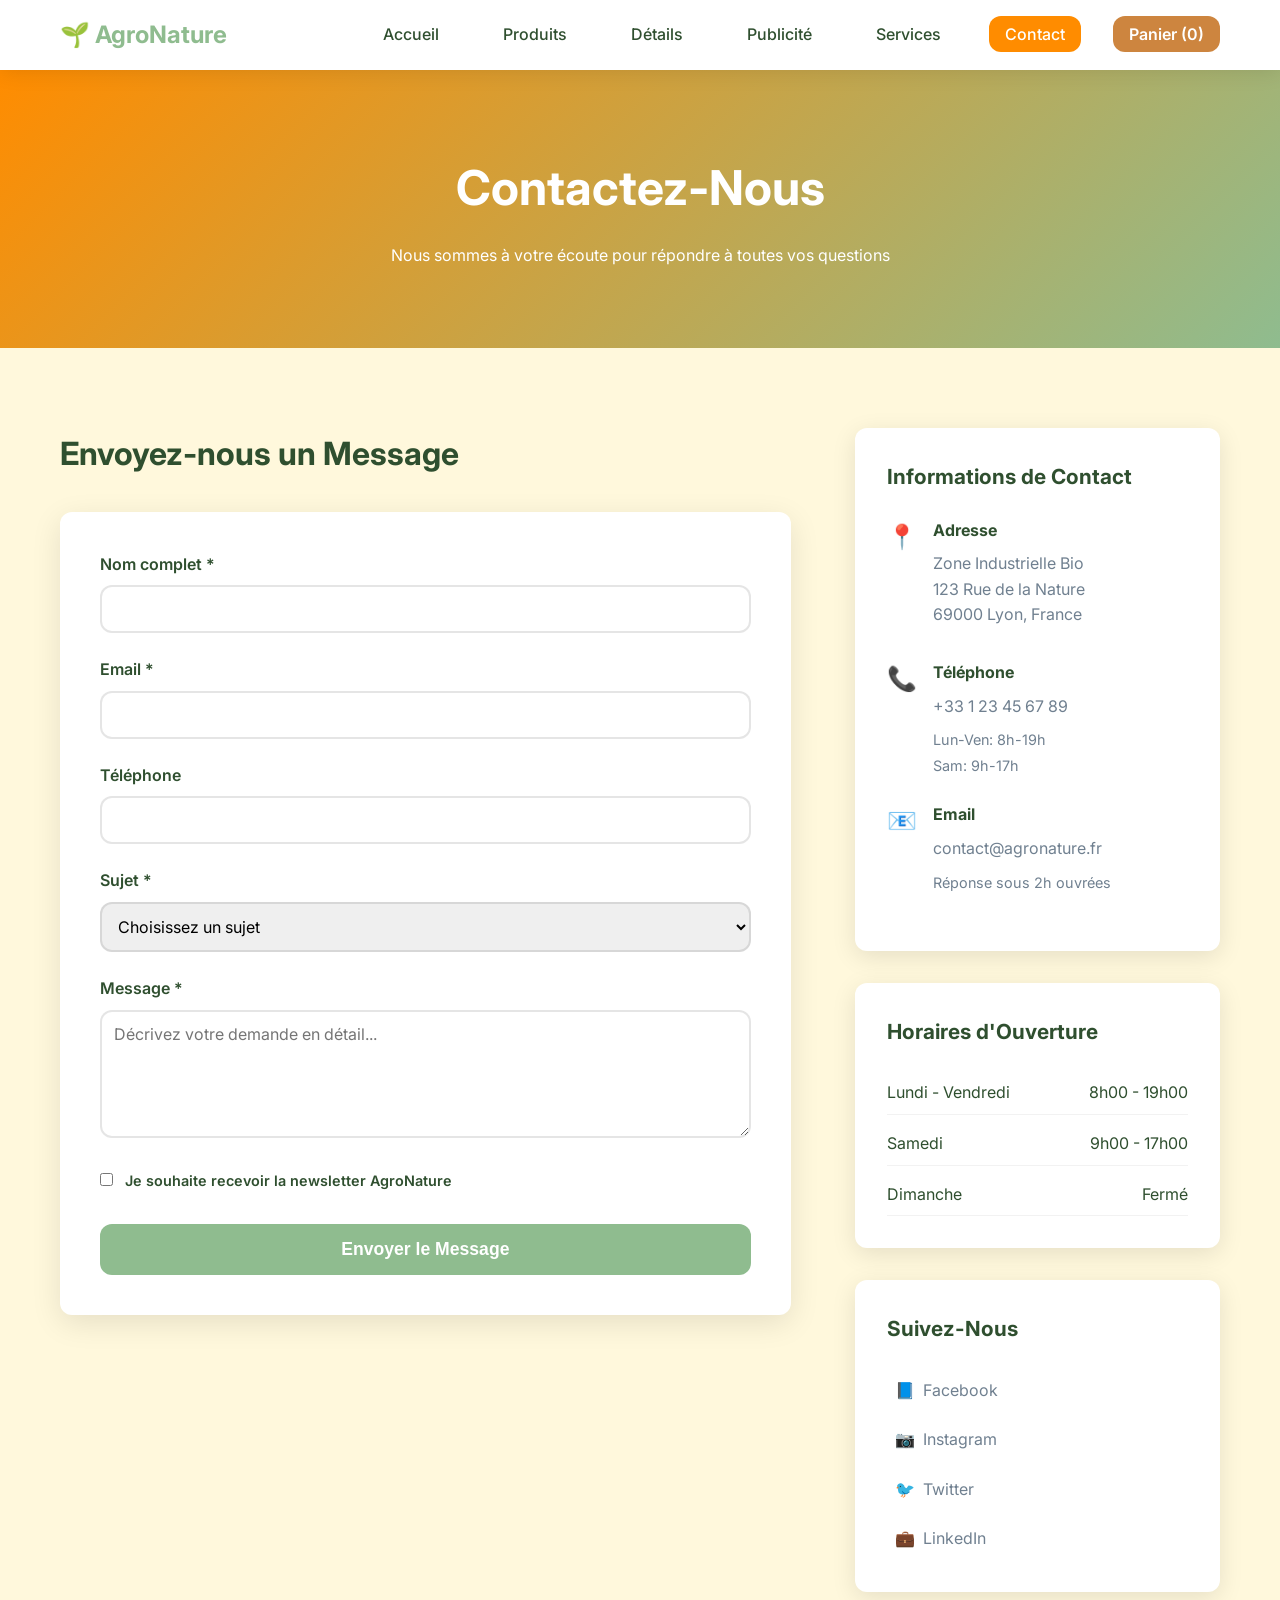
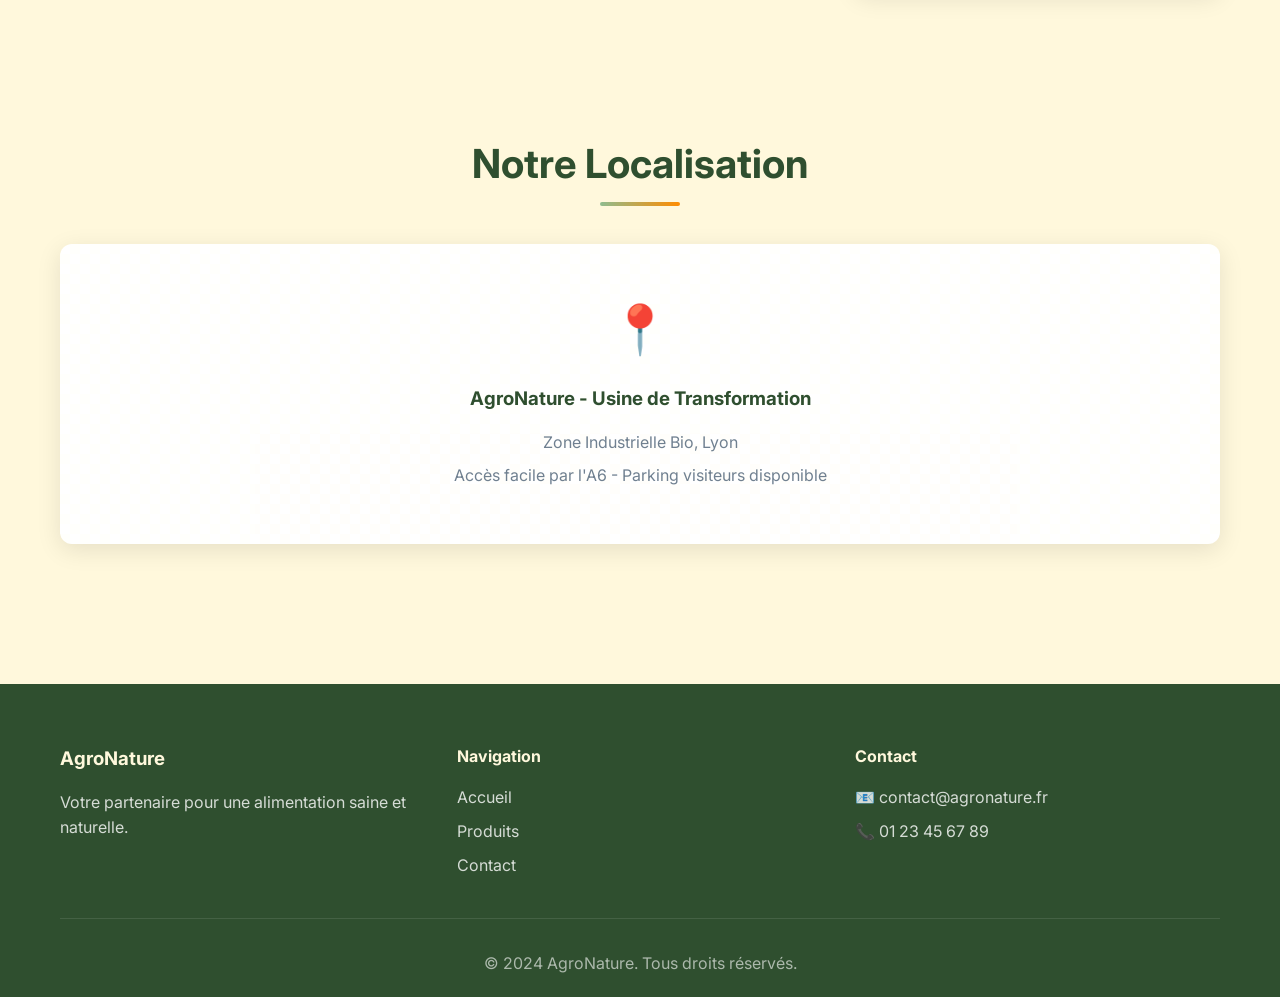
<file: contact.html>
<!DOCTYPE html>
<html lang="fr">
<head>
    <meta charset="UTF-8">
    <meta name="viewport" content="width=device-width, initial-scale=1.0">
    <title>Contact - AgroNature</title>
    <link rel="stylesheet" href="style.css">
    <link href="https://fonts.googleapis.com/css2?family=Inter:wght@300;400;500;600;700&display=swap" rel="stylesheet">
</head>
<body>
    <nav class="navbar">
        <div class="nav-container">
            <div class="nav-logo">
                <h2>🌱 AgroNature</h2>
            </div>
            <ul class="nav-menu">
                <li><a href="index.html" class="nav-link">Accueil</a></li>
                <li><a href="produits.html" class="nav-link">Produits</a></li>
                <li><a href="details.html" class="nav-link">Détails</a></li>
                <li><a href="publicite.html" class="nav-link">Publicité</a></li>
                <li><a href="services.html" class="nav-link">Services</a></li>
                <li><a href="contact.html" class="nav-link active">Contact</a></li>
                <li><a href="panier.html" class="nav-link cart-link">
                    Panier (<span id="cart-count">0</span>)
                </a></li>
            </ul>
            <div class="hamburger">
                <span></span>
                <span></span>
                <span></span>
            </div>
        </div>
    </nav>

    <main class="contact-main">
        <section class="contact-hero">
            <div class="container">
                <h1>Contactez-Nous</h1>
                <p>Nous sommes à votre écoute pour répondre à toutes vos questions</p>
            </div>
        </section>

        <section class="contact-content">
            <div class="container">
                <div class="contact-grid">
                    <div class="contact-form-section">
                        <h2>Envoyez-nous un Message</h2>
                        <form class="contact-form" id="contact-form">
                            <div class="form-group">
                                <label for="name">Nom complet *</label>
                                <input type="text" id="name" name="name" required>
                            </div>
                            <div class="form-group">
                                <label for="email">Email *</label>
                                <input type="email" id="email" name="email" required>
                            </div>
                            <div class="form-group">
                                <label for="phone">Téléphone</label>
                                <input type="tel" id="phone" name="phone">
                            </div>
                            <div class="form-group">
                                <label for="subject">Sujet *</label>
                                <select id="subject" name="subject" required>
                                    <option value="">Choisissez un sujet</option>
                                    <option value="commande">Question sur une commande</option>
                                    <option value="produit">Information produit</option>
                                    <option value="livraison">Problème de livraison</option>
                                    <option value="partenariat">Proposition de partenariat</option>
                                    <option value="autre">Autre</option>
                                </select>
                            </div>
                            <div class="form-group">
                                <label for="message">Message *</label>
                                <textarea id="message" name="message" rows="5" required placeholder="Décrivez votre demande en détail..."></textarea>
                            </div>
                            <div class="form-group checkbox-group">
                                <label class="checkbox-label">
                                    <input type="checkbox" id="newsletter" name="newsletter">
                                    <span class="checkmark"></span>
                                    Je souhaite recevoir la newsletter AgroNature
                                </label>
                            </div>
                            <button type="submit" class="submit-btn">
                                <span>Envoyer le Message</span>
                                <div class="loading-spinner" style="display: none;"></div>
                            </button>
                        </form>
                    </div>

                    <div class="contact-info-section">
                        <div class="contact-card">
                            <h3>Informations de Contact</h3>
                            <div class="contact-item">
                                <div class="contact-icon">📍</div>
                                <div class="contact-details">
                                    <h4>Adresse</h4>
                                    <p>Zone Industrielle Bio<br>
                                    123 Rue de la Nature<br>
                                    69000 Lyon, France</p>
                                </div>
                            </div>
                            <div class="contact-item">
                                <div class="contact-icon">📞</div>
                                <div class="contact-details">
                                    <h4>Téléphone</h4>
                                    <p>+33 1 23 45 67 89</p>
                                    <small>Lun-Ven: 8h-19h<br>Sam: 9h-17h</small>
                                </div>
                            </div>
                            <div class="contact-item">
                                <div class="contact-icon">📧</div>
                                <div class="contact-details">
                                    <h4>Email</h4>
                                    <p>contact@agronature.fr</p>
                                    <small>Réponse sous 2h ouvrées</small>
                                </div>
                            </div>
                        </div>

                        <div class="hours-card">
                            <h3>Horaires d'Ouverture</h3>
                            <div class="hours-list">
                                <div class="hours-item">
                                    <span>Lundi - Vendredi</span>
                                    <span>8h00 - 19h00</span>
                                </div>
                                <div class="hours-item">
                                    <span>Samedi</span>
                                    <span>9h00 - 17h00</span>
                                </div>
                                <div class="hours-item">
                                    <span>Dimanche</span>
                                    <span>Fermé</span>
                                </div>
                            </div>
                        </div>

                        <div class="social-card">
                            <h3>Suivez-Nous</h3>
                            <div class="social-links">
                                <a href="#" class="social-link">
                                    <span>📘</span> Facebook
                                </a>
                                <a href="#" class="social-link">
                                    <span>📷</span> Instagram
                                </a>
                                <a href="#" class="social-link">
                                    <span>🐦</span> Twitter
                                </a>
                                <a href="#" class="social-link">
                                    <span>💼</span> LinkedIn
                                </a>
                            </div>
                        </div>
                    </div>
                </div>
            </div>
        </section>

        <section class="map-section">
            <div class="container">
                <h2 class="section-title">Notre Localisation</h2>
                <div class="map-placeholder">
                    <div class="map-content">
                        <div class="map-marker">📍</div>
                        <h3>AgroNature - Usine de Transformation</h3>
                        <p>Zone Industrielle Bio, Lyon</p>
                        <p>Accès facile par l'A6 - Parking visiteurs disponible</p>
                    </div>
                </div>
            </div>
        </section>
    </main>

    <footer class="footer">
        <div class="container">
            <div class="footer-content">
                <div class="footer-section">
                    <h3>AgroNature</h3>
                    <p>Votre partenaire pour une alimentation saine et naturelle.</p>
                </div>
                <div class="footer-section">
                    <h4>Navigation</h4>
                    <ul>
                        <li><a href="index.html">Accueil</a></li>
                        <li><a href="produits.html">Produits</a></li>
                        <li><a href="contact.html">Contact</a></li>
                    </ul>
                </div>
                <div class="footer-section">
                    <h4>Contact</h4>
                    <p>📧 contact@agronature.fr</p>
                    <p>📞 01 23 45 67 89</p>
                </div>
            </div>
            <div class="footer-bottom">
                <p>&copy; 2024 AgroNature. Tous droits réservés.</p>
            </div>
        </div>
    </footer>

    <script src="script.js"></script>
</body>
</html>
</file>
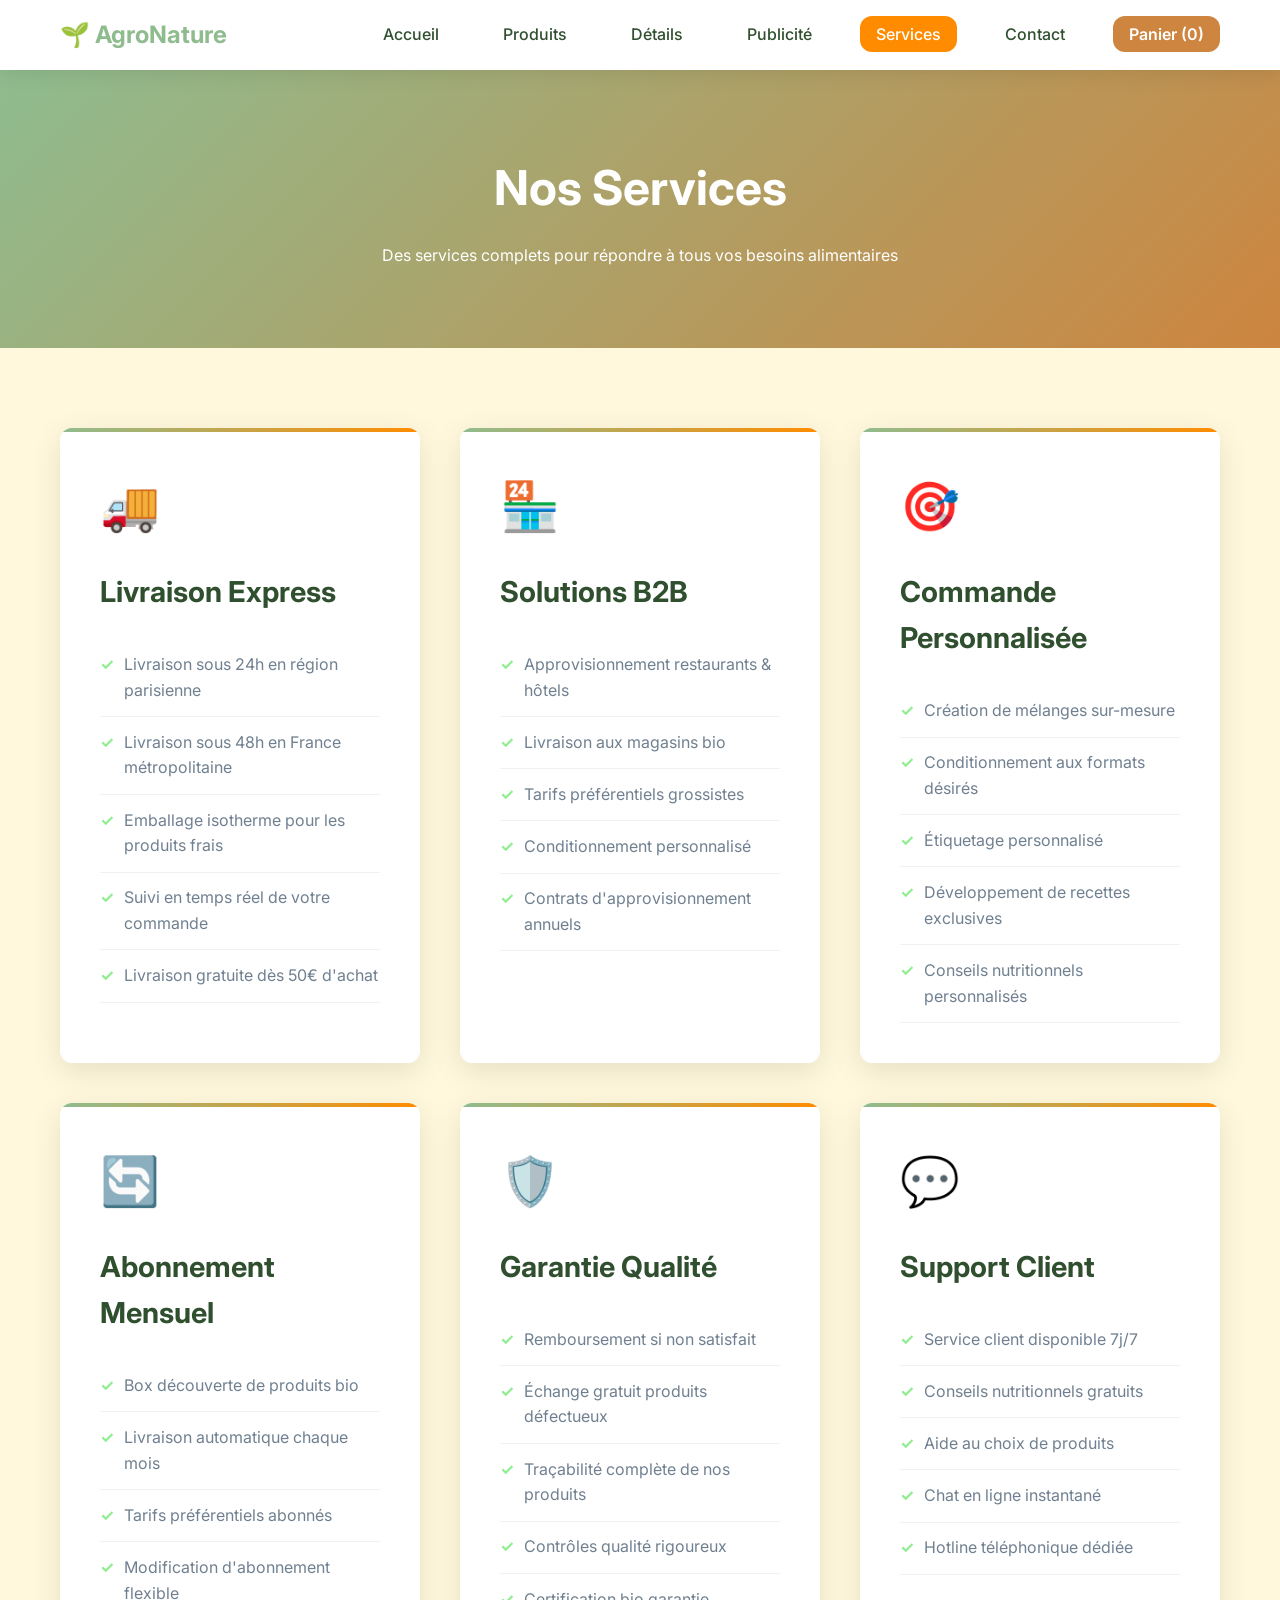
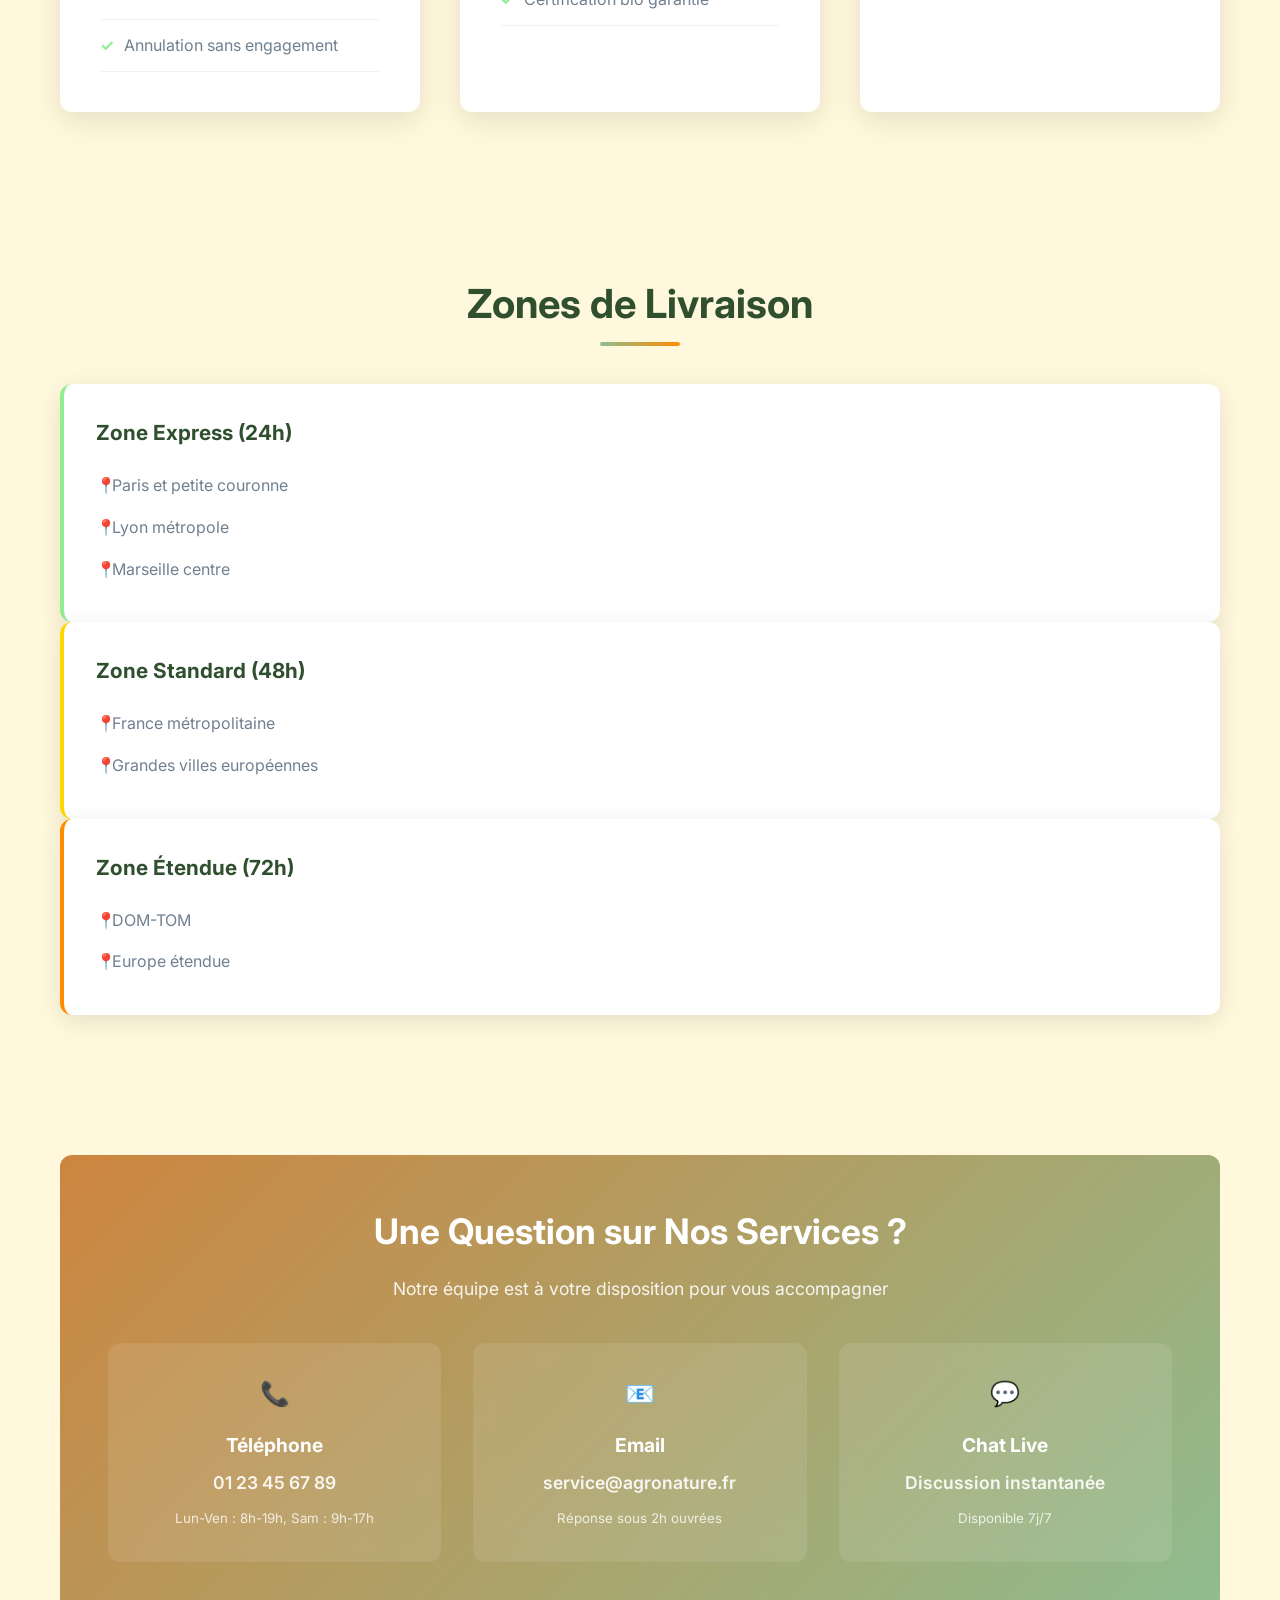
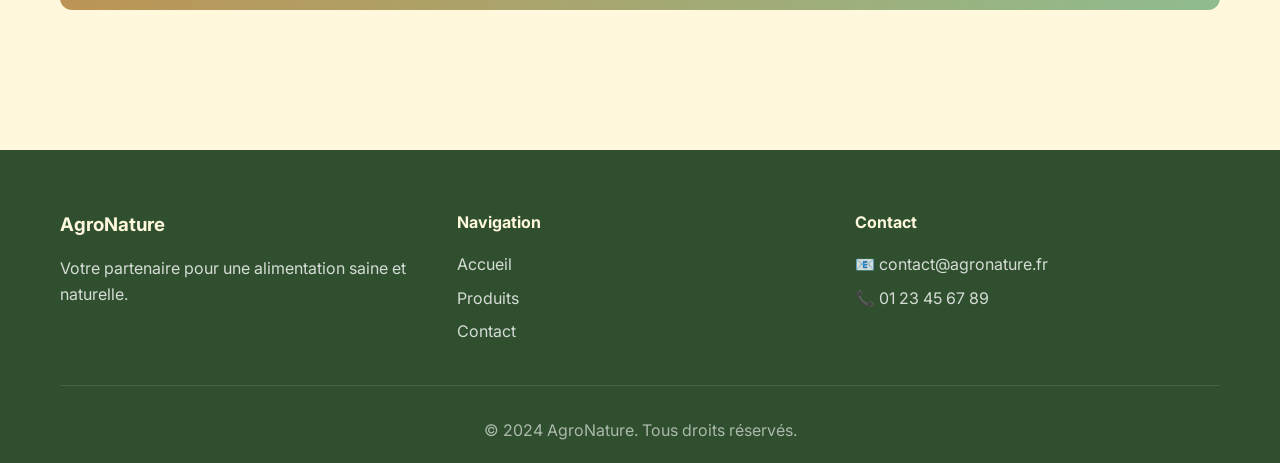
<file: services.html>
<!DOCTYPE html>
<html lang="fr">
<head>
    <meta charset="UTF-8">
    <meta name="viewport" content="width=device-width, initial-scale=1.0">
    <title>Services - AgroNature</title>
    <link rel="stylesheet" href="style.css">
    <link href="https://fonts.googleapis.com/css2?family=Inter:wght@300;400;500;600;700&display=swap" rel="stylesheet">
</head>
<body>
    <nav class="navbar">
        <div class="nav-container">
            <div class="nav-logo">
                <h2>🌱 AgroNature</h2>
            </div>
            <ul class="nav-menu">
                <li><a href="index.html" class="nav-link">Accueil</a></li>
                <li><a href="produits.html" class="nav-link">Produits</a></li>
                <li><a href="details.html" class="nav-link">Détails</a></li>
                <li><a href="publicite.html" class="nav-link">Publicité</a></li>
                <li><a href="services.html" class="nav-link active">Services</a></li>
                <li><a href="contact.html" class="nav-link">Contact</a></li>
                <li><a href="panier.html" class="nav-link cart-link">
                    Panier (<span id="cart-count">0</span>)
                </a></li>
            </ul>
            <div class="hamburger">
                <span></span>
                <span></span>
                <span></span>
            </div>
        </div>
    </nav>

    <main class="services-main">
        <section class="services-hero">
            <div class="container">
                <h1>Nos Services</h1>
                <p>Des services complets pour répondre à tous vos besoins alimentaires</p>
            </div>
        </section>

        <section class="services-grid-section">
            <div class="container">
                <div class="services-grid">
                    <div class="service-card">
                        <div class="service-icon">🚚</div>
                        <h3>Livraison Express</h3>
                        <ul class="service-features">
                            <li>Livraison sous 24h en région parisienne</li>
                            <li>Livraison sous 48h en France métropolitaine</li>
                            <li>Emballage isotherme pour les produits frais</li>
                            <li>Suivi en temps réel de votre commande</li>
                            <li>Livraison gratuite dès 50€ d'achat</li>
                        </ul>
                    </div>

                    <div class="service-card">
                        <div class="service-icon">🏪</div>
                        <h3>Solutions B2B</h3>
                        <ul class="service-features">
                            <li>Approvisionnement restaurants & hôtels</li>
                            <li>Livraison aux magasins bio</li>
                            <li>Tarifs préférentiels grossistes</li>
                            <li>Conditionnement personnalisé</li>
                            <li>Contrats d'approvisionnement annuels</li>
                        </ul>
                    </div>

                    <div class="service-card">
                        <div class="service-icon">🎯</div>
                        <h3>Commande Personnalisée</h3>
                        <ul class="service-features">
                            <li>Création de mélanges sur-mesure</li>
                            <li>Conditionnement aux formats désirés</li>
                            <li>Étiquetage personnalisé</li>
                            <li>Développement de recettes exclusives</li>
                            <li>Conseils nutritionnels personnalisés</li>
                        </ul>
                    </div>

                    <div class="service-card">
                        <div class="service-icon">🔄</div>
                        <h3>Abonnement Mensuel</h3>
                        <ul class="service-features">
                            <li>Box découverte de produits bio</li>
                            <li>Livraison automatique chaque mois</li>
                            <li>Tarifs préférentiels abonnés</li>
                            <li>Modification d'abonnement flexible</li>
                            <li>Annulation sans engagement</li>
                        </ul>
                    </div>

                    <div class="service-card">
                        <div class="service-icon">🛡️</div>
                        <h3>Garantie Qualité</h3>
                        <ul class="service-features">
                            <li>Remboursement si non satisfait</li>
                            <li>Échange gratuit produits défectueux</li>
                            <li>Traçabilité complète de nos produits</li>
                            <li>Contrôles qualité rigoureux</li>
                            <li>Certification bio garantie</li>
                        </ul>
                    </div>

                    <div class="service-card">
                        <div class="service-icon">💬</div>
                        <h3>Support Client</h3>
                        <ul class="service-features">
                            <li>Service client disponible 7j/7</li>
                            <li>Conseils nutritionnels gratuits</li>
                            <li>Aide au choix de produits</li>
                            <li>Chat en ligne instantané</li>
                            <li>Hotline téléphonique dédiée</li>
                        </ul>
                    </div>
                </div>
            </div>
        </section>

        <section class="delivery-zone-section">
            <div class="container">
                <h2 class="section-title">Zones de Livraison</h2>
                <div class="delivery-info">
                    <div class="delivery-map">
                        <div class="zone zone-1">
                            <h4>Zone Express (24h)</h4>
                            <ul>
                                <li>Paris et petite couronne</li>
                                <li>Lyon métropole</li>
                                <li>Marseille centre</li>
                            </ul>
                        </div>
                        <div class="zone zone-2">
                            <h4>Zone Standard (48h)</h4>
                            <ul>
                                <li>France métropolitaine</li>
                                <li>Grandes villes européennes</li>
                            </ul>
                        </div>
                        <div class="zone zone-3">
                            <h4>Zone Étendue (72h)</h4>
                            <ul>
                                <li>DOM-TOM</li>
                                <li>Europe étendue</li>
                            </ul>
                        </div>
                    </div>
                </div>
            </div>
        </section>

        <section class="contact-service">
            <div class="container">
                <div class="contact-service-card">
                    <h2>Une Question sur Nos Services ?</h2>
                    <p>Notre équipe est à votre disposition pour vous accompagner</p>
                    <div class="contact-options">
                        <div class="contact-option">
                            <div class="contact-icon">📞</div>
                            <h4>Téléphone</h4>
                            <p>01 23 45 67 89</p>
                            <small>Lun-Ven : 8h-19h, Sam : 9h-17h</small>
                        </div>
                        <div class="contact-option">
                            <div class="contact-icon">📧</div>
                            <h4>Email</h4>
                            <p>service@agronature.fr</p>
                            <small>Réponse sous 2h ouvrées</small>
                        </div>
                        <div class="contact-option">
                            <div class="contact-icon">💬</div>
                            <h4>Chat Live</h4>
                            <p>Discussion instantanée</p>
                            <small>Disponible 7j/7</small>
                        </div>
                    </div>
                </div>
            </div>
        </section>
    </main>

    <footer class="footer">
        <div class="container">
            <div class="footer-content">
                <div class="footer-section">
                    <h3>AgroNature</h3>
                    <p>Votre partenaire pour une alimentation saine et naturelle.</p>
                </div>
                <div class="footer-section">
                    <h4>Navigation</h4>
                    <ul>
                        <li><a href="index.html">Accueil</a></li>
                        <li><a href="produits.html">Produits</a></li>
                        <li><a href="contact.html">Contact</a></li>
                    </ul>
                </div>
                <div class="footer-section">
                    <h4>Contact</h4>
                    <p>📧 contact@agronature.fr</p>
                    <p>📞 01 23 45 67 89</p>
                </div>
            </div>
            <div class="footer-bottom">
                <p>&copy; 2024 AgroNature. Tous droits réservés.</p>
            </div>
        </div>
    </footer>

    <script src="script.js"></script>
</body>
</html>
</file>
<file: style.css>
/* Reset et Variables */
:root {
    --primary-color: #8FBC8F;
    --secondary-color: #FF8C00;
    --accent-color: #CD853F;
    --bg-color: #FFF8DC;
    --text-dark: #2F4F2F;
    --text-light: #708090;
    --white: #FFFFFF;
    --success: #90EE90;
    --warning: #FFD700;
    --error: #FF6347;
    --shadow: rgba(0, 0, 0, 0.1);
    --shadow-hover: rgba(0, 0, 0, 0.15);
    --border-radius: 12px;
    --transition: all 0.3s ease;
}

* {
    margin: 0;
    padding: 0;
    box-sizing: border-box;
}

body {
    font-family: 'Inter', sans-serif;
    line-height: 1.6;
    color: var(--text-dark);
    background-color: var(--bg-color);
    font-size: 16px;
}

.container {
    max-width: 1200px;
    margin: 0 auto;
    padding: 0 20px;
}

/* Navigation */
.navbar {
    background: var(--white);
    box-shadow: 0 2px 20px var(--shadow);
    position: fixed;
    top: 0;
    left: 0;
    right: 0;
    z-index: 1000;
    transition: var(--transition);
}

.nav-container {
    max-width: 1200px;
    margin: 0 auto;
    padding: 0 20px;
    display: flex;
    justify-content: space-between;
    align-items: center;
    height: 70px;
}

.nav-logo h2 {
    color: var(--primary-color);
    font-weight: 700;
    font-size: 1.5rem;
    transition: var(--transition);
}

.nav-logo h2:hover {
    transform: scale(1.05);
}

.nav-menu {
    display: flex;
    list-style: none;
    gap: 2rem;
    align-items: center;
}

.nav-link {
    text-decoration: none;
    color: var(--text-dark);
    font-weight: 500;
    padding: 8px 16px;
    border-radius: var(--border-radius);
    transition: var(--transition);
    position: relative;
}

.nav-link:hover {
    background: var(--primary-color);
    color: var(--white);
    transform: translateY(-2px);
}

.nav-link.active {
    background: var(--secondary-color);
    color: var(--white);
}

.cart-link {
    background: var(--accent-color);
    color: var(--white) !important;
    font-weight: 600;
}

.cart-link:hover {
    background: var(--secondary-color) !important;
    transform: scale(1.05);
}

.hamburger {
    display: none;
    flex-direction: column;
    cursor: pointer;
}

.hamburger span {
    width: 25px;
    height: 3px;
    background: var(--primary-color);
    margin: 3px 0;
    transition: var(--transition);
    border-radius: 3px;
}

/* Hero Section */
.hero {
    height: 100vh;
    position: relative;
    display: flex;
    align-items: center;
    justify-content: center;
    text-align: center;
    overflow: hidden;
}

.hero-background {
    position: absolute;
    top: 0;
    left: 0;
    width: 100%;
    height: 100%;
    background: linear-gradient(rgba(47, 79, 47, 0.6), rgba(139, 188, 143, 0.4)), 
                url('https://images.pexels.com/photos/1435904/pexels-photo-1435904.jpeg?auto=compress&cs=tinysrgb&w=1920') center/cover;
    z-index: -1;
    animation: parallax 20s ease-in-out infinite;
}

@keyframes parallax {
    0%, 100% { transform: scale(1); }
    50% { transform: scale(1.1); }
}

.hero-content {
    max-width: 800px;
    padding: 2rem;
    animation: fadeInUp 1s ease-out;
}

@keyframes fadeInUp {
    from {
        opacity: 0;
        transform: translateY(30px);
    }
    to {
        opacity: 1;
        transform: translateY(0);
    }
}

.hero-title {
    font-size: 4rem;
    font-weight: 700;
    color: var(--white);
    margin-bottom: 1rem;
    text-shadow: 2px 2px 4px rgba(0, 0, 0, 0.5);
    animation: glow 2s ease-in-out infinite alternate;
}

@keyframes glow {
    from { text-shadow: 2px 2px 4px rgba(0, 0, 0, 0.5); }
    to { text-shadow: 2px 2px 20px rgba(255, 140, 0, 0.6), 2px 2px 4px rgba(0, 0, 0, 0.5); }
}

.hero-subtitle {
    font-size: 1.5rem;
    color: var(--bg-color);
    margin-bottom: 1.5rem;
    font-weight: 500;
}

.hero-description {
    font-size: 1.2rem;
    color: var(--bg-color);
    margin-bottom: 2rem;
    line-height: 1.8;
    opacity: 0.95;
}

.cta-button {
    background: var(--secondary-color);
    color: var(--white);
    border: none;
    padding: 16px 32px;
    font-size: 1.1rem;
    font-weight: 600;
    border-radius: var(--border-radius);
    cursor: pointer;
    transition: var(--transition);
    box-shadow: 0 4px 15px rgba(255, 140, 0, 0.3);
}

.cta-button:hover {
    background: var(--accent-color);
    transform: translateY(-3px);
    box-shadow: 0 6px 20px rgba(255, 140, 0, 0.4);
}

/* Section Titles */
.section-title {
    text-align: center;
    font-size: 2.5rem;
    font-weight: 700;
    color: var(--text-dark);
    margin-bottom: 3rem;
    position: relative;
}

.section-title::after {
    content: '';
    position: absolute;
    bottom: -10px;
    left: 50%;
    transform: translateX(-50%);
    width: 80px;
    height: 4px;
    background: linear-gradient(to right, var(--primary-color), var(--secondary-color));
    border-radius: 2px;
}

/* Team Section */
.team-section {
    padding: 100px 0;
    background: var(--white);
}

.founder-card {
    display: grid;
    grid-template-columns: 300px 1fr;
    gap: 3rem;
    margin-bottom: 4rem;
    padding: 2rem;
    background: var(--bg-color);
    border-radius: var(--border-radius);
    box-shadow: 0 8px 30px var(--shadow);
    transition: var(--transition);
}

.founder-card:hover {
    transform: translateY(-5px);
    box-shadow: 0 12px 40px var(--shadow-hover);
}

.founder-image img {
    width: 100%;
    height: 250px;
    object-fit: cover;
    border-radius: var(--border-radius);
}

.founder-info h3 {
    font-size: 2rem;
    color: var(--primary-color);
    margin-bottom: 0.5rem;
}

.founder-title {
    font-size: 1.2rem;
    color: var(--secondary-color);
    font-weight: 600;
    margin-bottom: 1rem;
}

.founder-description {
    font-size: 1.1rem;
    line-height: 1.8;
    color: var(--text-light);
}

.team-grid {
    display: grid;
    grid-template-columns: repeat(auto-fit, minmax(250px, 1fr));
    gap: 2rem;
}

.team-member {
    text-align: center;
    background: var(--white);
    padding: 2rem;
    border-radius: var(--border-radius);
    box-shadow: 0 6px 25px var(--shadow);
    transition: var(--transition);
}

.team-member:hover {
    transform: translateY(-8px);
    box-shadow: 0 10px 35px var(--shadow-hover);
}

.team-member img {
    width: 150px;
    height: 150px;
    border-radius: 50%;
    object-fit: cover;
    margin-bottom: 1.5rem;
    border: 4px solid var(--primary-color);
    transition: var(--transition);
}

.team-member:hover img {
    transform: scale(1.1);
    border-color: var(--secondary-color);
}

.team-member h4 {
    font-size: 1.3rem;
    color: var(--text-dark);
    margin-bottom: 0.5rem;
}

.team-member p {
    color: var(--primary-color);
    font-weight: 600;
}

/* Values Section */
.values-section {
    padding: 100px 0;
    background: linear-gradient(135deg, var(--primary-color), var(--secondary-color));
}

.values-grid {
    display: grid;
    grid-template-columns: repeat(auto-fit, minmax(300px, 1fr));
    gap: 2rem;
}

.value-card {
    background: var(--white);
    padding: 2.5rem;
    border-radius: var(--border-radius);
    text-align: center;
    box-shadow: 0 8px 30px rgba(0, 0, 0, 0.1);
    transition: var(--transition);
    position: relative;
    overflow: hidden;
}

.value-card::before {
    content: '';
    position: absolute;
    top: -50%;
    left: -50%;
    width: 200%;
    height: 200%;
    background: radial-gradient(circle, rgba(255, 140, 0, 0.1) 0%, transparent 70%);
    transition: var(--transition);
    opacity: 0;
}

.value-card:hover::before {
    opacity: 1;
}

.value-card:hover {
    transform: translateY(-10px);
    box-shadow: 0 15px 40px rgba(0, 0, 0, 0.15);
}

.value-icon {
    font-size: 3rem;
    margin-bottom: 1.5rem;
    transition: var(--transition);
}

.value-card:hover .value-icon {
    transform: scale(1.2) rotate(10deg);
}

.value-card h3 {
    font-size: 1.5rem;
    color: var(--text-dark);
    margin-bottom: 1rem;
}

.value-card p {
    color: var(--text-light);
    line-height: 1.7;
}

/* Products Pages */
.products-main {
    padding-top: 70px;
}

.products-hero {
    background: linear-gradient(135deg, var(--primary-color), var(--secondary-color));
    color: var(--white);
    padding: 80px 0;
    text-align: center;
}

.products-hero h1 {
    font-size: 3rem;
    margin-bottom: 1rem;
}

.products-section {
    padding: 60px 0;
}

.filters {
    display: flex;
    justify-content: center;
    gap: 1rem;
    margin-bottom: 3rem;
    flex-wrap: wrap;
}

.filter-btn {
    padding: 12px 24px;
    border: 2px solid var(--primary-color);
    background: var(--white);
    color: var(--primary-color);
    border-radius: var(--border-radius);
    cursor: pointer;
    transition: var(--transition);
    font-weight: 500;
}

.filter-btn:hover, .filter-btn.active {
    background: var(--primary-color);
    color: var(--white);
    transform: translateY(-2px);
}

.products-grid {
    display: grid;
    grid-template-columns: repeat(auto-fit, minmax(300px, 1fr));
    gap: 2rem;
}

.product-card {
    background: var(--white);
    border-radius: var(--border-radius);
    overflow: hidden;
    box-shadow: 0 6px 25px var(--shadow);
    transition: var(--transition);
    position: relative;
}

.product-card:hover {
    transform: translateY(-8px);
    box-shadow: 0 12px 40px var(--shadow-hover);
}

.product-image {
    position: relative;
    overflow: hidden;
    height: 200px;
}

.product-image img {
    width: 100%;
    height: 100%;
    object-fit: cover;
    transition: var(--transition);
}

.product-card:hover .product-image img {
    transform: scale(1.1);
}

.product-badge {
    position: absolute;
    top: 10px;
    right: 10px;
    background: var(--secondary-color);
    color: var(--white);
    padding: 4px 8px;
    border-radius: var(--border-radius);
    font-size: 0.8rem;
    font-weight: 600;
}

.product-info {
    padding: 1.5rem;
}

.product-category {
    color: var(--primary-color);
    font-size: 0.9rem;
    font-weight: 600;
    text-transform: uppercase;
    margin-bottom: 0.5rem;
}

.product-name {
    font-size: 1.3rem;
    font-weight: 600;
    color: var(--text-dark);
    margin-bottom: 0.8rem;
}

.product-description {
    color: var(--text-light);
    margin-bottom: 1rem;
    line-height: 1.6;
}

.product-price {
    font-size: 1.5rem;
    font-weight: 700;
    color: var(--secondary-color);
    margin-bottom: 1rem;
}

.add-to-cart-btn {
    width: 100%;
    padding: 12px;
    background: var(--primary-color);
    color: var(--white);
    border: none;
    border-radius: var(--border-radius);
    font-weight: 600;
    cursor: pointer;
    transition: var(--transition);
}

.add-to-cart-btn:hover {
    background: var(--secondary-color);
    transform: translateY(-2px);
}

/* Details Pages */
.details-main {
    padding-top: 70px;
}

.details-hero {
    background: linear-gradient(135deg, var(--accent-color), var(--primary-color));
    color: var(--white);
    padding: 80px 0;
    text-align: center;
}

.details-hero h1 {
    font-size: 3rem;
    margin-bottom: 1rem;
}

.process-section {
    padding: 80px 0;
}

.process-timeline {
    display: flex;
    flex-direction: column;
    gap: 4rem;
}

.process-step {
    display: grid;
    grid-template-columns: 1fr 1fr;
    gap: 3rem;
    align-items: center;
    position: relative;
}

.process-step:nth-child(even) {
    direction: rtl;
}

.process-step:nth-child(even) > * {
    direction: ltr;
}

.step-image img {
    width: 100%;
    height: 300px;
    object-fit: cover;
    border-radius: var(--border-radius);
    transition: var(--transition);
}

.step-image:hover img {
    transform: scale(1.05);
}

.step-content {
    padding: 2rem;
}

.step-number {
    display: inline-block;
    width: 60px;
    height: 60px;
    background: var(--secondary-color);
    color: var(--white);
    border-radius: 50%;
    display: flex;
    align-items: center;
    justify-content: center;
    font-size: 1.5rem;
    font-weight: 700;
    margin-bottom: 1.5rem;
}

.step-content h3 {
    font-size: 2rem;
    color: var(--text-dark);
    margin-bottom: 1rem;
}

.step-content p {
    color: var(--text-light);
    line-height: 1.7;
    margin-bottom: 1.5rem;
}

.step-content ul {
    list-style: none;
    padding: 0;
}

.step-content li {
    padding: 0.5rem 0;
    padding-left: 1.5rem;
    position: relative;
    color: var(--text-light);
}

.step-content li::before {
    content: '✓';
    position: absolute;
    left: 0;
    color: var(--success);
    font-weight: bold;
}

.certifications-section {
    padding: 80px 0;
    background: var(--bg-color);
}

.certifications-grid {
    display: grid;
    grid-template-columns: repeat(auto-fit, minmax(250px, 1fr));
    gap: 2rem;
}

.certification-card {
    background: var(--white);
    padding: 2rem;
    border-radius: var(--border-radius);
    text-align: center;
    box-shadow: 0 6px 25px var(--shadow);
    transition: var(--transition);
}

.certification-card:hover {
    transform: translateY(-5px);
    box-shadow: 0 10px 35px var(--shadow-hover);
}

.cert-icon {
    font-size: 2.5rem;
    margin-bottom: 1rem;
}

.certification-card h3 {
    font-size: 1.3rem;
    color: var(--text-dark);
    margin-bottom: 1rem;
}

.certification-card p {
    color: var(--text-light);
    line-height: 1.6;
}

/* Publicité Pages */
.ads-main {
    padding-top: 70px;
}

.ads-hero {
    background: linear-gradient(135deg, var(--secondary-color), var(--accent-color));
    color: var(--white);
    padding: 80px 0;
    text-align: center;
}

.ads-hero h1 {
    font-size: 3rem;
    margin-bottom: 1rem;
}

.featured-offers {
    padding: 60px 0;
}

.offers-slider {
    display: grid;
    grid-template-columns: repeat(auto-fit, minmax(350px, 1fr));
    gap: 2rem;
}

.offer-card {
    background: var(--white);
    border-radius: var(--border-radius);
    overflow: hidden;
    box-shadow: 0 8px 30px var(--shadow);
    transition: var(--transition);
    position: relative;
}

.offer-card:hover {
    transform: translateY(-10px);
    box-shadow: 0 15px 45px var(--shadow-hover);
}

.offer-card.featured {
    border: 3px solid var(--secondary-color);
}

.offer-badge {
    position: absolute;
    top: 15px;
    left: 15px;
    background: var(--error);
    color: var(--white);
    padding: 8px 16px;
    border-radius: var(--border-radius);
    font-weight: 700;
    font-size: 1.2rem;
    box-shadow: 0 4px 15px rgba(255, 99, 71, 0.3);
}

.offer-card img {
    width: 100%;
    height: 200px;
    object-fit: cover;
}

.offer-content {
    padding: 2rem;
}

.offer-content h3 {
    font-size: 1.5rem;
    color: var(--text-dark);
    margin-bottom: 1rem;
}

.offer-description {
    color: var(--text-light);
    margin-bottom: 1.5rem;
    line-height: 1.6;
}

.offer-price {
    display: flex;
    align-items: center;
    gap: 1rem;
    margin-bottom: 1.5rem;
}

.old-price {
    text-decoration: line-through;
    color: var(--text-light);
    font-size: 1.1rem;
}

.new-price {
    color: var(--error);
    font-size: 1.8rem;
    font-weight: 700;
}

.offer-btn {
    width: 100%;
    padding: 15px;
    background: var(--secondary-color);
    color: var(--white);
    border: none;
    border-radius: var(--border-radius);
    font-weight: 600;
    font-size: 1.1rem;
    cursor: pointer;
    transition: var(--transition);
}

.offer-btn:hover {
    background: var(--accent-color);
    transform: translateY(-2px);
}

.promotional-gallery {
    padding: 60px 0;
    background: var(--bg-color);
}

.promo-controls {
    text-align: center;
    margin-bottom: 3rem;
}

.upload-btn {
    padding: 12px 24px;
    background: var(--primary-color);
    color: var(--white);
    border: none;
    border-radius: var(--border-radius);
    cursor: pointer;
    font-weight: 600;
    transition: var(--transition);
}

.upload-btn:hover {
    background: var(--secondary-color);
    transform: translateY(-2px);
}

.promo-gallery {
    display: grid;
    grid-template-columns: repeat(auto-fit, minmax(250px, 1fr));
    gap: 2rem;
}

.promo-item {
    position: relative;
    border-radius: var(--border-radius);
    overflow: hidden;
    box-shadow: 0 6px 25px var(--shadow);
    transition: var(--transition);
}

.promo-item:hover {
    transform: scale(1.03);
    box-shadow: 0 10px 35px var(--shadow-hover);
}

.promo-item img {
    width: 100%;
    height: 200px;
    object-fit: cover;
}

.promo-overlay {
    position: absolute;
    bottom: 0;
    left: 0;
    right: 0;
    background: linear-gradient(transparent, rgba(0, 0, 0, 0.8));
    color: var(--white);
    padding: 2rem 1rem 1rem;
    transform: translateY(100%);
    transition: var(--transition);
}

.promo-item:hover .promo-overlay {
    transform: translateY(0);
}

.promo-overlay h4 {
    font-size: 1.2rem;
    margin-bottom: 0.5rem;
}

.newsletter-section {
    padding: 60px 0;
}

.newsletter-card {
    background: linear-gradient(135deg, var(--primary-color), var(--secondary-color));
    color: var(--white);
    padding: 3rem;
    border-radius: var(--border-radius);
    text-align: center;
    box-shadow: 0 10px 40px rgba(0, 0, 0, 0.15);
}

.newsletter-card h2 {
    font-size: 2rem;
    margin-bottom: 1rem;
}

.newsletter-card p {
    font-size: 1.1rem;
    margin-bottom: 2rem;
    opacity: 0.9;
}

.newsletter-form {
    display: flex;
    gap: 1rem;
    max-width: 400px;
    margin: 0 auto;
}

.newsletter-form input {
    flex: 1;
    padding: 12px;
    border: none;
    border-radius: var(--border-radius);
    font-size: 1rem;
}

.newsletter-form button {
    padding: 12px 24px;
    background: var(--accent-color);
    color: var(--white);
    border: none;
    border-radius: var(--border-radius);
    font-weight: 600;
    cursor: pointer;
    transition: var(--transition);
}

.newsletter-form button:hover {
    background: var(--text-dark);
}

/* Services Page */
.services-main {
    padding-top: 70px;
}

.services-hero {
    background: linear-gradient(135deg, var(--primary-color), var(--accent-color));
    color: var(--white);
    padding: 80px 0;
    text-align: center;
}

.services-hero h1 {
    font-size: 3rem;
    margin-bottom: 1rem;
}

.services-grid-section {
    padding: 80px 0;
}

.services-grid {
    display: grid;
    grid-template-columns: repeat(auto-fit, minmax(350px, 1fr));
    gap: 2.5rem;
}

.service-card {
    background: var(--white);
    padding: 2.5rem;
    border-radius: var(--border-radius);
    box-shadow: 0 8px 30px var(--shadow);
    transition: var(--transition);
    position: relative;
    overflow: hidden;
}

.service-card::before {
    content: '';
    position: absolute;
    top: 0;
    left: 0;
    right: 0;
    height: 4px;
    background: linear-gradient(to right, var(--primary-color), var(--secondary-color));
}

.service-card:hover {
    transform: translateY(-8px);
    box-shadow: 0 15px 45px var(--shadow-hover);
}

.service-icon {
    font-size: 3rem;
    margin-bottom: 1.5rem;
    transition: var(--transition);
}

.service-card:hover .service-icon {
    transform: scale(1.2);
}

.service-card h3 {
    font-size: 1.8rem;
    color: var(--text-dark);
    margin-bottom: 1.5rem;
}

.service-features {
    list-style: none;
    padding: 0;
}

.service-features li {
    padding: 0.8rem 0;
    padding-left: 1.5rem;
    position: relative;
    color: var(--text-light);
    border-bottom: 1px solid rgba(0, 0, 0, 0.05);
    transition: var(--transition);
}

.service-features li:hover {
    color: var(--text-dark);
    padding-left: 2rem;
}

.service-features li::before {
    content: '✓';
    position: absolute;
    left: 0;
    color: var(--success);
    font-weight: bold;
}

.delivery-zone-section {
    padding: 80px 0;
    background: var(--bg-color);
}

.delivery-info {
    display: grid;
    grid-template-columns: repeat(auto-fit, minmax(300px, 1fr));
    gap: 2rem;
}

.zone {
    background: var(--white);
    padding: 2rem;
    border-radius: var(--border-radius);
    box-shadow: 0 6px 25px var(--shadow);
    transition: var(--transition);
}

.zone:hover {
    transform: translateY(-5px);
    box-shadow: 0 10px 35px var(--shadow-hover);
}

.zone-active {
    transform: translateY(-5px) !important;
    box-shadow: 0 15px 40px var(--shadow-hover) !important;
    background: linear-gradient(135deg, rgba(143, 188, 143, 0.1), rgba(255, 140, 0, 0.1)) !important;
}

.zone-1 {
    border-left: 4px solid var(--success);
}

.zone-2 {
    border-left: 4px solid var(--warning);
}

.zone-3 {
    border-left: 4px solid var(--secondary-color);
}

.zone h4 {
    color: var(--text-dark);
    margin-bottom: 1rem;
    font-size: 1.3rem;
}

.zone ul {
    list-style: none;
    padding: 0;
}

.zone li {
    padding: 0.5rem 0;
    color: var(--text-light);
    position: relative;
    padding-left: 1rem;
}

.zone li::before {
    content: '📍';
    position: absolute;
    left: 0;
}

.contact-service {
    padding: 60px 0;
}

.contact-service-card {
    background: linear-gradient(135deg, var(--accent-color), var(--primary-color));
    color: var(--white);
    padding: 3rem;
    border-radius: var(--border-radius);
    text-align: center;
}

.contact-service-card h2 {
    font-size: 2.2rem;
    margin-bottom: 1rem;
}

.contact-service-card p {
    font-size: 1.1rem;
    margin-bottom: 2.5rem;
    opacity: 0.9;
}

.contact-options {
    display: grid;
    grid-template-columns: repeat(auto-fit, minmax(200px, 1fr));
    gap: 2rem;
}

.contact-option {
    background: rgba(255, 255, 255, 0.1);
    padding: 2rem;
    border-radius: var(--border-radius);
    backdrop-filter: blur(10px);
    transition: var(--transition);
}

.contact-option:hover {
    transform: translateY(-5px);
    background: rgba(255, 255, 255, 0.2);
    cursor: pointer;
}

.contact-icon {
    font-size: 2rem;
    margin-bottom: 1rem;
}

.contact-option h4 {
    font-size: 1.2rem;
    margin-bottom: 0.5rem;
}

.contact-option p {
    font-weight: 600;
    margin-bottom: 0.5rem;
}

.contact-option small {
    opacity: 0.8;
}

/* Contact Page */
.contact-main {
    padding-top: 70px;
}

.contact-hero {
    background: linear-gradient(135deg, var(--secondary-color), var(--primary-color));
    color: var(--white);
    padding: 80px 0;
    text-align: center;
}

.contact-hero h1 {
    font-size: 3rem;
    margin-bottom: 1rem;
}

.contact-content {
    padding: 80px 0;
}

.contact-grid {
    display: grid;
    grid-template-columns: 2fr 1fr;
    gap: 4rem;
}

.contact-form-section h2 {
    font-size: 2rem;
    color: var(--text-dark);
    margin-bottom: 2rem;
}

.contact-form {
    background: var(--white);
    padding: 2.5rem;
    border-radius: var(--border-radius);
    box-shadow: 0 8px 30px var(--shadow);
}

.form-group {
    margin-bottom: 1.5rem;
}

.form-group label {
    display: block;
    margin-bottom: 0.5rem;
    color: var(--text-dark);
    font-weight: 600;
}

.form-group input,
.form-group select,
.form-group textarea {
    width: 100%;
    padding: 12px;
    border: 2px solid rgba(0, 0, 0, 0.1);
    border-radius: var(--border-radius);
    font-family: inherit;
    font-size: 1rem;
    transition: var(--transition);
}

.form-group input:focus,
.form-group select:focus,
.form-group textarea:focus {
    outline: none;
    border-color: var(--primary-color);
    transform: translateY(-2px);
}

.form-group textarea {
    resize: vertical;
    min-height: 100px;
}

.checkbox-group {
    display: flex;
    align-items: center;
    gap: 0.5rem;
}

.checkbox-label {
    display: flex;
    align-items: center;
    cursor: pointer;
    font-size: 0.9rem;
}

.checkbox-label input[type="checkbox"] {
    width: auto;
    margin-right: 0.5rem;
}

.submit-btn {
    width: 100%;
    padding: 15px;
    background: var(--primary-color);
    color: var(--white);
    border: none;
    border-radius: var(--border-radius);
    font-size: 1.1rem;
    font-weight: 600;
    cursor: pointer;
    transition: var(--transition);
    display: flex;
    align-items: center;
    justify-content: center;
    gap: 0.5rem;
}

.submit-btn:hover {
    background: var(--secondary-color);
    transform: translateY(-2px);
}

.loading-spinner {
    width: 20px;
    height: 20px;
    border: 2px solid rgba(255, 255, 255, 0.3);
    border-radius: 50%;
    border-top-color: var(--white);
    animation: spin 1s ease-in-out infinite;
}

@keyframes spin {
    to { transform: rotate(360deg); }
}

.contact-info-section {
    display: flex;
    flex-direction: column;
    gap: 2rem;
}

.contact-card,
.hours-card,
.social-card {
    background: var(--white);
    padding: 2rem;
    border-radius: var(--border-radius);
    box-shadow: 0 6px 25px var(--shadow);
}

.contact-card h3,
.hours-card h3,
.social-card h3 {
    color: var(--text-dark);
    margin-bottom: 1.5rem;
    font-size: 1.3rem;
}

.contact-item {
    display: flex;
    gap: 1rem;
    margin-bottom: 1.5rem;
}

.contact-icon {
    font-size: 1.5rem;
    color: var(--primary-color);
    flex-shrink: 0;
}

.contact-details h4 {
    color: var(--text-dark);
    margin-bottom: 0.5rem;
}

.contact-details p {
    color: var(--text-light);
    margin-bottom: 0.5rem;
}

.contact-details small {
    color: var(--text-light);
    font-size: 0.9rem;
}

.hours-list {
    display: flex;
    flex-direction: column;
    gap: 0.5rem;
}

.hours-item {
    display: flex;
    justify-content: space-between;
    padding: 0.5rem 0;
    border-bottom: 1px solid rgba(0, 0, 0, 0.05);
}

.social-links {
    display: flex;
    flex-direction: column;
    gap: 0.5rem;
}

.social-link {
    display: flex;
    align-items: center;
    gap: 0.5rem;
    color: var(--text-light);
    text-decoration: none;
    padding: 0.5rem;
    border-radius: var(--border-radius);
    transition: var(--transition);
}

.social-link:hover {
    background: var(--bg-color);
    color: var(--primary-color);
    transform: translateX(5px);
}

.map-section {
    padding: 60px 0;
    background: var(--bg-color);
}

.map-placeholder {
    background: var(--white);
    border-radius: var(--border-radius);
    height: 300px;
    display: flex;
    align-items: center;
    justify-content: center;
    box-shadow: 0 6px 25px var(--shadow);
    position: relative;
    overflow: hidden;
}

.map-placeholder::before {
    content: '';
    position: absolute;
    top: 0;
    left: 0;
    right: 0;
    bottom: 0;
    background: linear-gradient(45deg, var(--bg-color) 25%, transparent 25%, transparent 75%, var(--bg-color) 75%), 
                linear-gradient(45deg, var(--bg-color) 25%, transparent 25%, transparent 75%, var(--bg-color) 75%);
    background-size: 20px 20px;
    background-position: 0 0, 10px 10px;
    opacity: 0.1;
}

.map-content {
    text-align: center;
    z-index: 1;
    position: relative;
}

.map-marker {
    font-size: 3rem;
    margin-bottom: 1rem;
    color: var(--secondary-color);
}

.map-content h3 {
    color: var(--text-dark);
    margin-bottom: 1rem;
}

.map-content p {
    color: var(--text-light);
    margin-bottom: 0.5rem;
}

/* Cart Page */
.cart-main {
    padding-top: 70px;
}

.cart-hero {
    background: linear-gradient(135deg, var(--accent-color), var(--secondary-color));
    color: var(--white);
    padding: 80px 0;
    text-align: center;
}

.cart-hero h1 {
    font-size: 3rem;
    margin-bottom: 1rem;
}

.cart-content {
    padding: 60px 0;
    min-height: 60vh;
}

.cart-layout {
    display: grid;
    grid-template-columns: 2fr 1fr;
    gap: 3rem;
}

.cart-item {
    background: var(--white);
    border-radius: var(--border-radius);
    padding: 2rem;
    margin-bottom: 1.5rem;
    box-shadow: 0 4px 20px var(--shadow);
    display: grid;
    grid-template-columns: 100px 1fr auto;
    gap: 1.5rem;
    align-items: center;
    transition: var(--transition);
}

.cart-item:hover {
    transform: translateY(-2px);
    box-shadow: 0 6px 25px var(--shadow-hover);
}

.cart-item-image img {
    width: 100px;
    height: 80px;
    object-fit: cover;
    border-radius: var(--border-radius);
}

.cart-item-info h4 {
    color: var(--text-dark);
    margin-bottom: 0.5rem;
    font-size: 1.2rem;
}

.cart-item-info p {
    color: var(--text-light);
    font-size: 0.9rem;
    margin-bottom: 1rem;
}

.cart-item-price {
    font-weight: 700;
    color: var(--secondary-color);
    font-size: 1.3rem;
}

.cart-item-controls {
    display: flex;
    flex-direction: column;
    gap: 1rem;
    align-items: center;
}

.quantity-controls {
    display: flex;
    align-items: center;
    gap: 0.5rem;
    background: var(--bg-color);
    border-radius: var(--border-radius);
    padding: 0.5rem;
}

.quantity-btn {
    width: 30px;
    height: 30px;
    border: none;
    background: var(--primary-color);
    color: var(--white);
    border-radius: 50%;
    cursor: pointer;
    display: flex;
    align-items: center;
    justify-content: center;
    font-weight: bold;
    transition: var(--transition);
}

.quantity-btn:hover {
    background: var(--secondary-color);
    transform: scale(1.1);
}

.quantity-input {
    width: 50px;
    text-align: center;
    border: none;
    background: transparent;
    font-weight: 600;
    color: var(--text-dark);
}

.remove-btn {
    background: var(--error);
    color: var(--white);
    border: none;
    padding: 8px 12px;
    border-radius: var(--border-radius);
    cursor: pointer;
    font-size: 0.8rem;
    font-weight: 600;
    transition: var(--transition);
}

.remove-btn:hover {
    background: #ff4444;
    transform: translateY(-1px);
}

.cart-summary {
    background: var(--white);
    padding: 2rem;
    border-radius: var(--border-radius);
    box-shadow: 0 6px 25px var(--shadow);
    position: sticky;
    top: 100px;
    height: fit-content;
}

.cart-summary h3 {
    color: var(--text-dark);
    margin-bottom: 1.5rem;
    font-size: 1.5rem;
    text-align: center;
}

.summary-line {
    display: flex;
    justify-content: space-between;
    margin-bottom: 1rem;
    padding-bottom: 0.5rem;
    border-bottom: 1px solid rgba(0, 0, 0, 0.05);
}

.summary-line.total {
    font-size: 1.3rem;
    font-weight: 700;
    color: var(--secondary-color);
    border-bottom: 2px solid var(--secondary-color);
    margin-top: 1rem;
    padding-top: 1rem;
}

.shipping-info {
    margin: 1.5rem 0;
    padding: 1rem;
    background: rgba(144, 238, 144, 0.1);
    border-radius: var(--border-radius);
    text-align: center;
    border-left: 4px solid var(--success);
}

.shipping-info small {
    color: var(--success);
    font-weight: 600;
}

.checkout-btn {
    width: 100%;
    padding: 15px;
    background: var(--primary-color);
    color: var(--white);
    border: none;
    border-radius: var(--border-radius);
    font-size: 1.1rem;
    font-weight: 600;
    cursor: pointer;
    transition: var(--transition);
    margin-bottom: 1.5rem;
}

.checkout-btn:hover:not(:disabled) {
    background: var(--secondary-color);
    transform: translateY(-2px);
}

.checkout-btn:disabled {
    opacity: 0.6;
    cursor: not-allowed;
}

.promo-code {
    background: var(--bg-color);
    padding: 1.5rem;
    border-radius: var(--border-radius);
    margin-top: 1.5rem;
}

.promo-code h4 {
    color: var(--text-dark);
    margin-bottom: 1rem;
}

.promo-input-group {
    display: flex;
    gap: 0.5rem;
    margin-bottom: 0.5rem;
}

.promo-input-group input {
    flex: 1;
    padding: 10px;
    border: 1px solid rgba(0, 0, 0, 0.2);
    border-radius: var(--border-radius);
}

.promo-input-group button {
    padding: 10px 16px;
    background: var(--accent-color);
    color: var(--white);
    border: none;
    border-radius: var(--border-radius);
    cursor: pointer;
    font-weight: 600;
    transition: var(--transition);
}

.promo-input-group button:hover {
    background: var(--secondary-color);
}

.promo-message {
    font-size: 0.9rem;
    padding: 0.5rem 0;
    font-weight: 600;
}

.promo-message.success {
    color: var(--success);
}

.promo-message.error {
    color: var(--error);
}

.empty-cart {
    text-align: center;
    padding: 4rem 2rem;
}

.empty-cart-content {
    max-width: 400px;
    margin: 0 auto;
}

.empty-cart-icon {
    font-size: 4rem;
    margin-bottom: 1.5rem;
    opacity: 0.5;
}

.empty-cart h3 {
    font-size: 1.8rem;
    color: var(--text-dark);
    margin-bottom: 1rem;
}

.empty-cart p {
    color: var(--text-light);
    margin-bottom: 2rem;
    line-height: 1.6;
}

.continue-shopping-btn {
    display: inline-block;
    padding: 15px 30px;
    background: var(--primary-color);
    color: var(--white);
    text-decoration: none;
    border-radius: var(--border-radius);
    font-weight: 600;
    transition: var(--transition);
}

.continue-shopping-btn:hover {
    background: var(--secondary-color);
    transform: translateY(-2px);
}

/* Modal */
.modal {
    display: none;
    position: fixed;
    z-index: 2000;
    left: 0;
    top: 0;
    width: 100%;
    height: 100%;
    background: rgba(0, 0, 0, 0.8);
    backdrop-filter: blur(5px);
}

.modal-content {
    background: var(--white);
    margin: 2% auto;
    padding: 0;
    border-radius: var(--border-radius);
    width: 90%;
    max-width: 800px;
    max-height: 90vh;
    overflow-y: auto;
    box-shadow: 0 20px 60px rgba(0, 0, 0, 0.3);
    animation: modalSlideIn 0.3s ease-out;
}

@keyframes modalSlideIn {
    from {
        transform: translateY(-50px);
        opacity: 0;
    }
    to {
        transform: translateY(0);
        opacity: 1;
    }
}

.modal-content h2 {
    background: var(--primary-color);
    color: var(--white);
    padding: 1.5rem 2rem;
    margin: 0;
    font-size: 1.8rem;
    border-radius: var(--border-radius) var(--border-radius) 0 0;
}

.close {
    position: absolute;
    right: 15px;
    top: 15px;
    color: var(--white);
    font-size: 28px;
    font-weight: bold;
    cursor: pointer;
    transition: var(--transition);
}

.close:hover {
    transform: scale(1.2);
}

.modal-content form {
    padding: 2rem;
}

.form-section {
    margin-bottom: 2.5rem;
}

.form-section h3 {
    color: var(--text-dark);
    margin-bottom: 1.5rem;
    font-size: 1.3rem;
    border-bottom: 2px solid var(--bg-color);
    padding-bottom: 0.5rem;
}

.form-row {
    display: grid;
    grid-template-columns: 1fr 1fr;
    gap: 1rem;
}

.payment-methods {
    display: flex;
    flex-direction: column;
    gap: 1rem;
}

.payment-option {
    display: flex;
    align-items: center;
    padding: 1rem;
    border: 2px solid rgba(0, 0, 0, 0.1);
    border-radius: var(--border-radius);
    cursor: pointer;
    transition: var(--transition);
}

.payment-option:hover {
    border-color: var(--primary-color);
    background: rgba(143, 188, 143, 0.05);
}

.payment-option input {
    margin-right: 0.5rem;
}

.payment-option span {
    font-weight: 600;
    color: var(--text-dark);
}

.order-summary {
    background: var(--bg-color);
    padding: 1.5rem;
    border-radius: var(--border-radius);
    margin: 2rem 0;
}

.order-summary h3 {
    color: var(--text-dark);
    margin-bottom: 1rem !important;
    border: none !important;
    padding: 0 !important;
}

.form-actions {
    display: flex;
    gap: 1rem;
    justify-content: flex-end;
    margin-top: 2rem;
}

.cancel-btn {
    padding: 12px 24px;
    background: var(--text-light);
    color: var(--white);
    border: none;
    border-radius: var(--border-radius);
    cursor: pointer;
    font-weight: 600;
    transition: var(--transition);
}

.cancel-btn:hover {
    background: #666;
}

.confirm-btn {
    padding: 12px 24px;
    background: var(--success);
    color: var(--white);
    border: none;
    border-radius: var(--border-radius);
    cursor: pointer;
    font-weight: 600;
    transition: var(--transition);
}

.confirm-btn:hover {
    background: #76d776;
    transform: translateY(-1px);
}

/* Footer */
.footer {
    background: var(--text-dark);
    color: var(--white);
    padding: 60px 0 20px;
    margin-top: 80px;
}

.footer-content {
    display: grid;
    grid-template-columns: repeat(auto-fit, minmax(250px, 1fr));
    gap: 2rem;
    margin-bottom: 2rem;
}

.footer-section h3,
.footer-section h4 {
    margin-bottom: 1rem;
    color: var(--bg-color);
}

.footer-section p {
    color: rgba(255, 255, 255, 0.8);
    line-height: 1.6;
    margin-bottom: 0.5rem;
}

.footer-section ul {
    list-style: none;
    padding: 0;
}

.footer-section li {
    margin-bottom: 0.5rem;
}

.footer-section a {
    color: rgba(255, 255, 255, 0.8);
    text-decoration: none;
    transition: var(--transition);
}

.footer-section a:hover {
    color: var(--secondary-color);
    transform: translateX(5px);
}

.footer-bottom {
    text-align: center;
    padding-top: 2rem;
    border-top: 1px solid rgba(255, 255, 255, 0.1);
    color: rgba(255, 255, 255, 0.6);
}

/* Responsive Design */
@media (max-width: 1024px) {
    .cart-layout {
        grid-template-columns: 1fr;
    }
    
    .contact-grid {
        grid-template-columns: 1fr;
        gap: 2rem;
    }
    
    .founder-card {
        grid-template-columns: 1fr;
        text-align: center;
    }
    
    .process-step {
        grid-template-columns: 1fr;
        text-align: center;
    }
    
    .process-step:nth-child(even) {
        direction: ltr;
    }
}

@media (max-width: 768px) {
    .hamburger {
        display: flex;
    }
    
    .nav-menu {
        position: fixed;
        left: -100%;
        top: 70px;
        flex-direction: column;
        background: var(--white);
        width: 100%;
        text-align: center;
        transition: 0.3s;
        box-shadow: 0 10px 27px var(--shadow);
        padding: 2rem 0;
    }
    
    .nav-menu.active {
        left: 0;
    }
    
    .hero-title {
        font-size: 2.5rem;
    }
    
    .hero-subtitle {
        font-size: 1.2rem;
    }
    
    .hero-description {
        font-size: 1rem;
    }
    
    .section-title {
        font-size: 2rem;
    }
    
    .team-grid {
        grid-template-columns: repeat(auto-fit, minmax(200px, 1fr));
        gap: 1.5rem;
    }
    
    .services-grid {
        grid-template-columns: 1fr;
    }
    
    .products-grid {
        grid-template-columns: repeat(auto-fit, minmax(250px, 1fr));
    }
    
    .offers-slider {
        grid-template-columns: 1fr;
    }
    
    .cart-item {
        grid-template-columns: 1fr;
        text-align: center;
    }
    
    .newsletter-form {
        flex-direction: column;
    }
    
    .form-row {
        grid-template-columns: 1fr;
    }
    
    .contact-options {
        grid-template-columns: 1fr;
    }
    
    .modal-content {
        width: 95%;
        margin: 5% auto;
    }
}

@media (max-width: 480px) {
    .container {
        padding: 0 15px;
    }
    
    .hero-title {
        font-size: 2rem;
    }
    
    .cta-button {
        padding: 12px 24px;
        font-size: 1rem;
    }
    
    .value-card,
    .service-card {
        padding: 1.5rem;
    }
    
    .cart-item {
        padding: 1.5rem;
    }
    
    .contact-form,
    .cart-summary {
        padding: 1.5rem;
    }
    
    .filters {
        justify-content: flex-start;
        overflow-x: auto;
        padding-bottom: 10px;
    }
    
    .filter-btn {
        white-space: nowrap;
        flex-shrink: 0;
    }
}

/* Animations supplémentaires */
@keyframes fadeIn {
    from { opacity: 0; }
    to { opacity: 1; }
}

@keyframes pulse {
    0% { transform: scale(1); }
    50% { transform: scale(1.05); }
    100% { transform: scale(1); }
}

@keyframes slideInLeft {
    from {
        transform: translateX(-30px);
        opacity: 0;
    }
    to {
        transform: translateX(0);
        opacity: 1;
    }
}

@keyframes slideInRight {
    from {
        transform: translateX(30px);
        opacity: 0;
    }
    to {
        transform: translateX(0);
        opacity: 1;
    }
}

@keyframes bounce {
    0%, 20%, 53%, 80%, 100% {
        animation-timing-function: cubic-bezier(0.215, 0.610, 0.355, 1.000);
        transform: translate3d(0,0,0);
    }
    40%, 43% {
        animation-timing-function: cubic-bezier(0.755, 0.050, 0.855, 0.060);
        transform: translate3d(0, -30px, 0);
    }
    70% {
        animation-timing-function: cubic-bezier(0.755, 0.050, 0.855, 0.060);
        transform: translate3d(0, -15px, 0);
    }
    90% {
        transform: translate3d(0,-4px,0);
    }
}

.animate-on-scroll {
    opacity: 0;
    transform: translateY(30px);
    transition: all 0.6s ease-out;
}

.animate-on-scroll.animated {
    opacity: 1;
    transform: translateY(0);
}

/* States d'interaction avancés */
.product-card:hover .product-badge {
    animation: bounce 1s;
}

.service-card:hover {
    background: linear-gradient(135deg, rgba(143, 188, 143, 0.05), rgba(255, 140, 0, 0.05));
}

.value-card:hover .value-icon {
    animation: bounce 0.6s ease-in-out;
}

/* Effet de typing pour les titres */
@keyframes typing {
    from { width: 0 }
    to { width: 100% }
}

@keyframes blink-caret {
    from, to { border-color: transparent }
    50% { border-color: var(--secondary-color) }
}

.typing-effect {
    overflow: hidden;
    border-right: 2px solid var(--secondary-color);
    white-space: nowrap;
    animation: typing 3.5s steps(40, end), blink-caret 0.75s step-end infinite;
}

/* Scrollbar personnalisée */
::-webkit-scrollbar {
    width: 8px;
}

::-webkit-scrollbar-track {
    background: var(--bg-color);
}

::-webkit-scrollbar-thumb {
    background: var(--primary-color);
    border-radius: 4px;
}

::-webkit-scrollbar-thumb:hover {
    background: var(--secondary-color);
}
</file>
